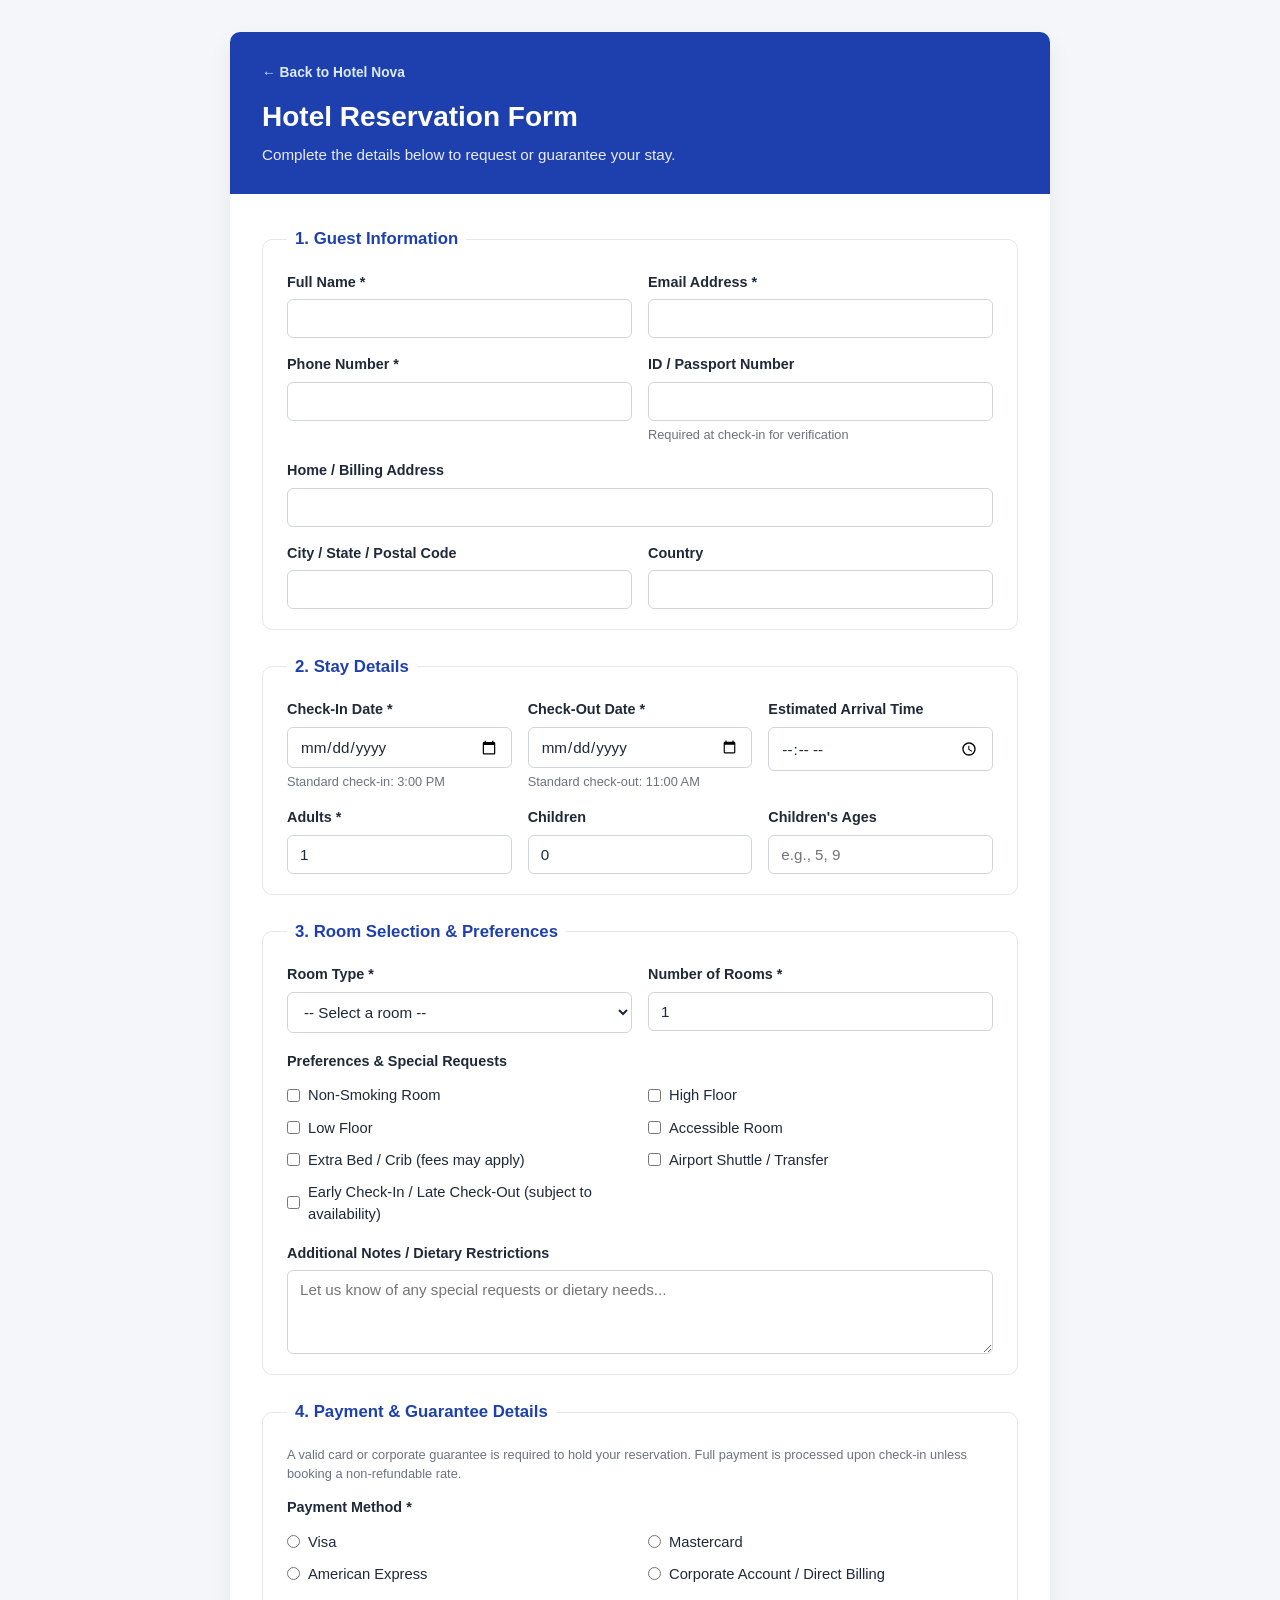
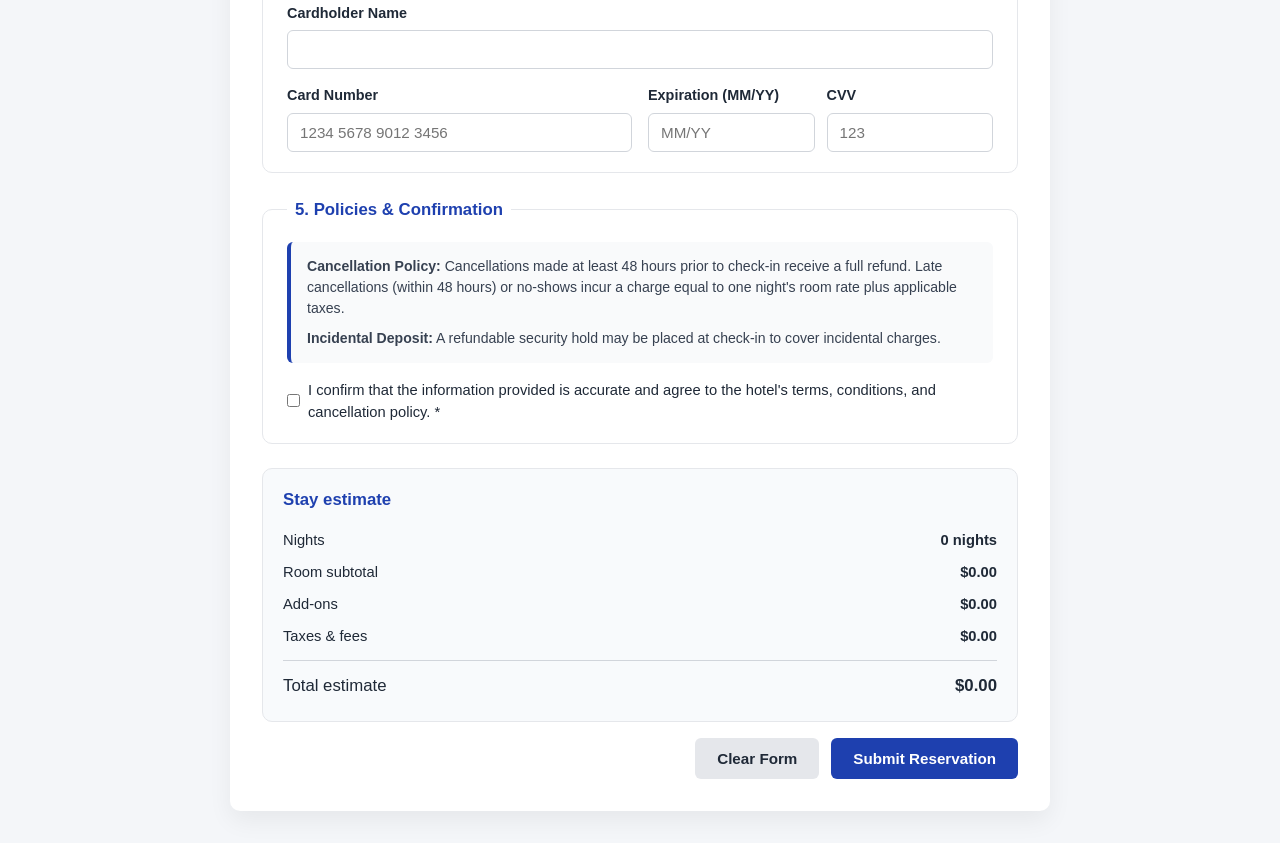
<file: index.html>
<!DOCTYPE html>
<html lang="en">
<head>
  <meta charset="UTF-8" />
  <meta name="viewport" content="width=device-width, initial-scale=1.0" />
  <title>Hotel Reservation Form</title>
  <link rel="stylesheet" href="Styles.css" />
</head>
<body>
  <div class="container">
    <div class="header">
      <a class="back-link" href="index.html">&larr; Back to Hotel Nova</a>
      <h1>Hotel Reservation Form</h1>
      <p>Complete the details below to request or guarantee your stay.</p>
    </div>

    <form id="reservation-form" action="#" method="post">
      <!-- 1. Guest Information -->
      <fieldset>
        <legend>1. Guest Information</legend>
        <div class="grid-2">
          <div class="field">
            <label for="full-name">Full Name *</label>
            <input type="text" id="full-name" name="full_name" required />
          </div>

          <div class="field">
            <label for="email">Email Address *</label>
            <input type="email" id="email" name="email" required />
          </div>

          <div class="field">
            <label for="phone">Phone Number *</label>
            <input type="tel" id="phone" name="phone" required />
          </div>

          <div class="field">
            <label for="id-number">ID / Passport Number</label>
            <input type="text" id="id-number" name="id_number" />
            <span class="hint">Required at check-in for verification</span>
          </div>

          <div class="field full-width">
            <label for="address">Home / Billing Address</label>
            <input type="text" id="address" name="address" />
          </div>

          <div class="field">
            <label for="city-state-zip">City / State / Postal Code</label>
            <input type="text" id="city-state-zip" name="city_state_zip" />
          </div>

          <div class="field">
            <label for="country">Country</label>
            <input type="text" id="country" name="country" />
          </div>
        </div>
      </fieldset>

      <!-- 2. Stay Details -->
      <fieldset>
        <legend>2. Stay Details</legend>
        <div class="grid-3">
          <div class="field">
            <label for="checkin-date">Check-In Date *</label>
            <input type="date" id="checkin-date" name="checkin_date" required />
            <span class="hint">Standard check-in: 3:00 PM</span>
          </div>

          <div class="field">
            <label for="checkout-date">Check-Out Date *</label>
            <input type="date" id="checkout-date" name="checkout_date" required />
            <span class="hint">Standard check-out: 11:00 AM</span>
          </div>

          <div class="field">
            <label for="arrival-time">Estimated Arrival Time</label>
            <input type="time" id="arrival-time" name="arrival_time" />
          </div>

          <div class="field">
            <label for="adults">Adults *</label>
            <input type="number" id="adults" name="adults" min="1" value="1" required />
          </div>

          <div class="field">
            <label for="children">Children</label>
            <input type="number" id="children" name="children" min="0" value="0" />
          </div>

          <div class="field">
            <label for="children-ages">Children's Ages</label>
            <input type="text" id="children-ages" name="children_ages" placeholder="e.g., 5, 9" />
          </div>
        </div>
      </fieldset>

      <!-- 3. Room Selection & Preferences -->
      <fieldset>
        <legend>3. Room Selection &amp; Preferences</legend>
        <div class="grid-2 field-group-spaced">
          <div class="field">
            <label for="room-type">Room Type *</label>
            <select id="room-type" name="room_type" required>
              <option value="">-- Select a room --</option>
              <option value="standard">Standard Room (1 Queen Bed)</option>
              <option value="deluxe">Deluxe Room (1 King Bed)</option>
              <option value="twin">Twin Room (2 Single Beds)</option>
              <option value="executive">Executive Suite</option>
              <option value="family">Family Room</option>
            </select>
          </div>

          <div class="field">
            <label for="room-count">Number of Rooms *</label>
            <input type="number" id="room-count" name="room_count" min="1" value="1" required />
          </div>
        </div>

        <div class="field field-group-spaced">
          <label>Preferences &amp; Special Requests</label>
          <div class="option-group">
            <label class="option-item">
              <input type="checkbox" name="preferences" value="non_smoking" />
              Non-Smoking Room
            </label>
            <label class="option-item">
              <input type="checkbox" name="preferences" value="high_floor" />
              High Floor
            </label>
            <label class="option-item">
              <input type="checkbox" name="preferences" value="low_floor" />
              Low Floor
            </label>
            <label class="option-item">
              <input type="checkbox" name="preferences" value="accessible" />
              Accessible Room
            </label>
            <label class="option-item">
              <input type="checkbox" name="preferences" value="extra_bed_crib" />
              Extra Bed / Crib (fees may apply)
            </label>
            <label class="option-item">
              <input type="checkbox" name="preferences" value="airport_shuttle" />
              Airport Shuttle / Transfer
            </label>
            <label class="option-item">
              <input type="checkbox" name="preferences" value="early_late_flex" />
              Early Check-In / Late Check-Out (subject to availability)
            </label>
          </div>
        </div>

        <div class="field">
          <label for="notes">Additional Notes / Dietary Restrictions</label>
          <textarea id="notes" name="notes" placeholder="Let us know of any special requests or dietary needs..."></textarea>
        </div>
      </fieldset>

      <!-- 4. Payment & Guarantee Details -->
      <fieldset>
        <legend>4. Payment &amp; Guarantee Details</legend>
        <p class="hint policy-intro">
          A valid card or corporate guarantee is required to hold your reservation. Full payment is processed upon check-in unless booking a non-refundable rate.
        </p>

        <div class="field field-group-spaced">
          <label>Payment Method *</label>
          <div class="option-group">
            <label class="option-item">
              <input type="radio" name="payment_method" value="visa" required />
              Visa
            </label>
            <label class="option-item">
              <input type="radio" name="payment_method" value="mastercard" />
              Mastercard
            </label>
            <label class="option-item">
              <input type="radio" name="payment_method" value="amex" />
              American Express
            </label>
            <label class="option-item">
              <input type="radio" name="payment_method" value="corporate" />
              Corporate Account / Direct Billing
            </label>
          </div>
        </div>

        <div class="grid-2">
          <div class="field full-width">
            <label for="cardholder-name">Cardholder Name</label>
            <input type="text" id="cardholder-name" name="cardholder_name" />
          </div>

          <div class="field">
            <label for="card-number">Card Number</label>
            <input type="text" id="card-number" name="card_number" inputmode="numeric" placeholder="1234 5678 9012 3456" />
          </div>

          <div class="grid-2 compact-gap">
            <div class="field">
              <label for="exp-date">Expiration (MM/YY)</label>
              <input type="text" id="exp-date" name="exp_date" placeholder="MM/YY" maxlength="5" />
            </div>

            <div class="field">
              <label for="cvv">CVV</label>
              <input type="text" id="cvv" name="cvv" inputmode="numeric" placeholder="123" maxlength="4" />
            </div>
          </div>
        </div>
      </fieldset>

      <!-- 5. Policies & Agreement -->
      <fieldset>
        <legend>5. Policies &amp; Confirmation</legend>
        <div class="policy-box">
          <p><strong>Cancellation Policy:</strong> Cancellations made at least 48 hours prior to check-in receive a full refund. Late cancellations (within 48 hours) or no-shows incur a charge equal to one night's room rate plus applicable taxes.</p>
          <p><strong>Incidental Deposit:</strong> A refundable security hold may be placed at check-in to cover incidental charges.</p>
        </div>

        <label class="option-item">
          <input type="checkbox" name="agree_terms" required />
          I confirm that the information provided is accurate and agree to the hotel's terms, conditions, and cancellation policy. *
        </label>
      </fieldset>

      <div id="date-error" class="date-error" role="alert" hidden></div>
      <section class="quote" aria-label="Reservation estimate">
        <h2>Stay estimate</h2>
        <div class="quote-row"><span>Nights</span><strong id="quote-nights">0 nights</strong></div>
        <div class="quote-row"><span>Room subtotal</span><strong id="quote-subtotal">$0.00</strong></div>
        <div class="quote-row"><span>Add-ons</span><strong id="quote-addons">$0.00</strong></div>
        <div class="quote-row"><span>Taxes & fees</span><strong id="quote-tax">$0.00</strong></div>
        <div class="quote-row quote-total"><span>Total estimate</span><strong id="quote-total">$0.00</strong></div>
      </section>

      <div id="confirmation-banner" class="confirmation-banner" role="status" hidden></div>

      <div class="actions">
        <button type="reset" class="btn-secondary">Clear Form</button>
        <button type="submit" class="btn-primary">Submit Reservation</button>
      </div>
    </form>
  </div>
  <script src="javascript.js"></script>
</body>
</html>
</file>
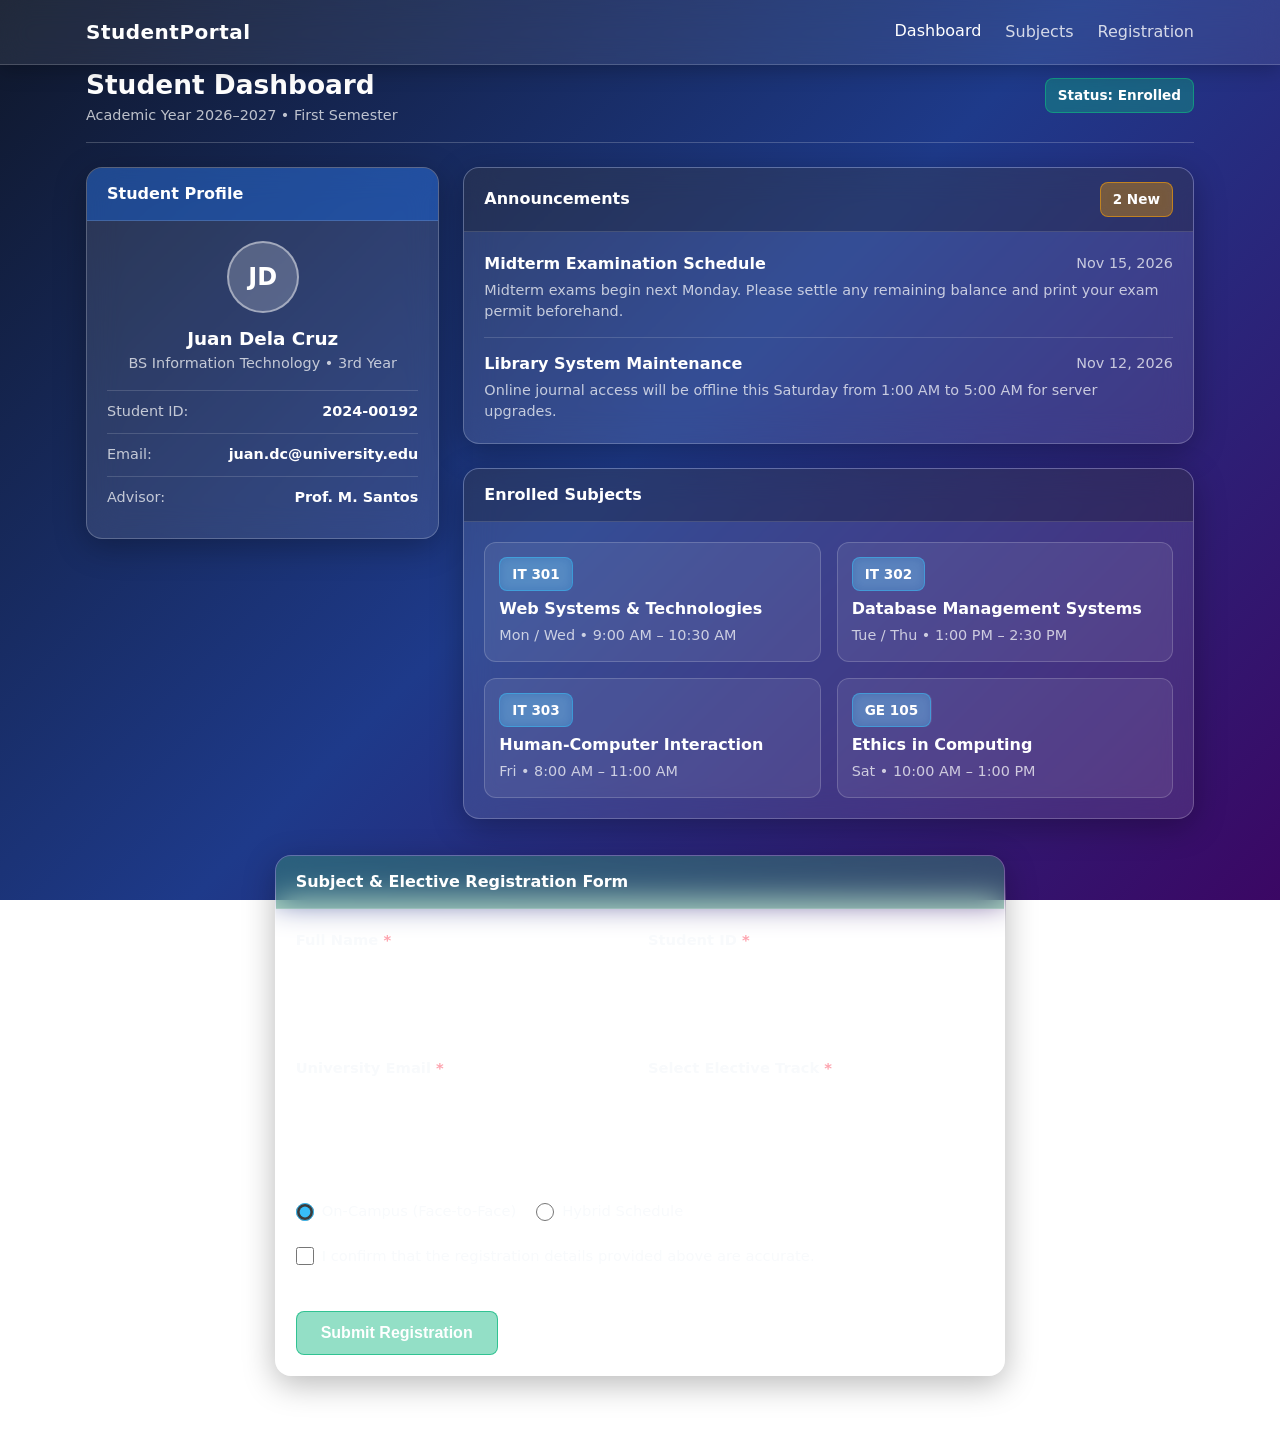
<file: activities/html/index.html>
<!DOCTYPE html>
<html lang="en">
<head>
  <meta charset="UTF-8">
  <meta name="viewport" content="width=device-width, initial-scale=1.0">
  <title>Student Portal Dashboard</title>
  <link rel="stylesheet" href="../css/Styles.css">
</head>
<body>

  <a href="#main-content" class="skip-link">Skip to main content</a>

  <!-- 1. COLLAPSING NAVBAR -->
  <header class="navbar">
    <nav class="container navbar-inner" aria-label="Primary Navigation">
      <a class="navbar-brand" href="#main-content">StudentPortal</a>
      
      <button class="navbar-toggler" id="menuBtn" type="button" aria-controls="portalNavbar" aria-expanded="false" aria-label="Toggle navigation menu">
        ☰
      </button>

      <ul class="navbar-nav" id="portalNavbar">
        <li><a class="nav-link active" href="#main-content">Dashboard</a></li>
        <li><a class="nav-link" href="#subjects">Subjects</a></li>
        <li><a class="nav-link" href="#register">Registration</a></li>
      </ul>
    </nav>
  </header>

  <!-- 2. 12-COLUMN RESPONSIVE GRID & SEMANTIC ELEMENTS -->
  <main class="container" id="main-content" tabindex="-1">
    
    <header class="page-header">
      <div>
        <h1 class="page-title">Student Dashboard</h1>
        <p class="text-muted">Academic Year 2026–2027 • First Semester</p>
      </div>
      <span class="badge badge-success desktop-tablet-only" role="status">Status: Enrolled</span>
    </header>

    <div class="row">

      <!-- PROFILE CARD (4 of 12 columns on desktop) -->
      <aside class="col-12 col-lg-4" aria-labelledby="profile-heading">
        <div class="card">
          <div class="card-header bg-primary">
            <h2 class="card-title-text" id="profile-heading">Student Profile</h2>
          </div>
          <div class="card-body profile-center">
            <div class="avatar" aria-hidden="true">JD</div>
            <h3 style="font-size: 1.15rem;">Juan Dela Cruz</h3>
            <p class="text-muted">BS Information Technology • 3rd Year</p>
            <ul class="profile-list">
              <li><span class="text-muted">Student ID:</span> <strong>2024-00192</strong></li>
              <li><span class="text-muted">Email:</span> <strong>juan.dc@university.edu</strong></li>
              <li><span class="text-muted">Advisor:</span> <strong>Prof. M. Santos</strong></li>
            </ul>
          </div>
        </div>
      </aside>

      <!-- RIGHT COLUMN (8 of 12 columns on desktop) -->
      <div class="col-12 col-lg-8 right-column">

        <!-- ANNOUNCEMENTS -->
        <section class="card" aria-labelledby="announcements-heading">
          <div class="card-header bg-dark">
            <h2 class="card-title-text" id="announcements-heading">Announcements</h2>
            <span class="badge badge-warning">2 New</span>
          </div>
          <div class="card-body">
            <article class="announcement-item">
              <div class="announcement-top">
                <h3>Midterm Examination Schedule</h3>
                <time class="text-muted" datetime="2026-11-15">Nov 15, 2026</time>
              </div>
              <p class="text-muted">Midterm exams begin next Monday. Please settle any remaining balance and print your exam permit beforehand.</p>
            </article>
            <article class="announcement-item">
              <div class="announcement-top">
                <h3>Library System Maintenance</h3>
                <time class="text-muted" datetime="2026-11-12">Nov 12, 2026</time>
              </div>
              <p class="text-muted">Online journal access will be offline this Saturday from 1:00 AM to 5:00 AM for server upgrades.</p>
            </article>
          </div>
        </section>

        <!-- SUBJECTS (Nested 12-column grid: 6+6 on tablet/desktop) -->
        <section class="card" id="subjects" aria-labelledby="subjects-heading">
          <div class="card-header bg-dark">
            <h2 class="card-title-text" id="subjects-heading">Enrolled Subjects</h2>
          </div>
          <div class="card-body">
            <div class="row row-tight">
              <article class="col-12 col-md-6">
                <div class="subject-box">
                  <span class="badge badge-primary">IT 301</span>
                  <h3>Web Systems &amp; Technologies</h3>
                  <p class="text-muted">Mon / Wed • 9:00 AM – 10:30 AM</p>
                </div>
              </article>
              <article class="col-12 col-md-6">
                <div class="subject-box">
                  <span class="badge badge-primary">IT 302</span>
                  <h3>Database Management Systems</h3>
                  <p class="text-muted">Tue / Thu • 1:00 PM – 2:30 PM</p>
                </div>
              </article>
              <article class="col-12 col-md-6">
                <div class="subject-box">
                  <span class="badge badge-primary">IT 303</span>
                  <h3>Human-Computer Interaction</h3>
                  <p class="text-muted">Fri • 8:00 AM – 11:00 AM</p>
                </div>
              </article>
              <article class="col-12 col-md-6">
                <div class="subject-box">
                  <span class="badge badge-primary">GE 105</span>
                  <h3>Ethics in Computing</h3>
                  <p class="text-muted">Sat • 10:00 AM – 1:00 PM</p>
                </div>
              </article>
            </div>
          </div>
        </section>

      </div>
    </div>

    <!-- 3. VALIDATED & KEYBOARD-ACCESSIBLE REGISTRATION FORM -->
    <section class="row form-section" id="register" aria-labelledby="register-heading">
      <div class="col-12 col-lg-8 mx-auto">
        <div class="card">
          <div class="card-header bg-success">
            <h2 class="card-title-text" id="register-heading">Subject &amp; Elective Registration Form</h2>
          </div>
          <div class="card-body">
            
            <div id="formFeedback" class="feedback-banner" role="alert" aria-live="polite" hidden></div>

            <form id="registrationForm" novalidate>
              <div class="row row-tight">
                
                <div class="col-12 col-md-6">
                  <label for="fullName">Full Name <span class="required-star" aria-hidden="true">*</span></label>
                  <input type="text" id="fullName" name="fullName" placeholder="e.g. Juan Dela Cruz" required aria-required="true" aria-describedby="fullNameError">
                  <span class="error-msg" id="fullNameError"></span>
                </div>

                <div class="col-12 col-md-6">
                  <label for="studentId">Student ID <span class="required-star" aria-hidden="true">*</span></label>
                  <input type="text" id="studentId" name="studentId" placeholder="2024-00192" required aria-required="true" aria-describedby="idHelp studentIdError">
                  <div class="help-text" id="idHelp">Format: YYYY-XXXXX</div>
                  <span class="error-msg" id="studentIdError"></span>
                </div>

                <div class="col-12 col-md-6">
                  <label for="emailInput">University Email <span class="required-star" aria-hidden="true">*</span></label>
                  <input type="email" id="emailInput" name="emailInput" placeholder="name@university.edu" required aria-required="true" aria-describedby="emailError">
                  <span class="error-msg" id="emailError"></span>
                </div>

                <div class="col-12 col-md-6">
                  <label for="electiveSelect">Select Elective Track <span class="required-star" aria-hidden="true">*</span></label>
                  <select id="electiveSelect" name="electiveSelect" required aria-required="true" aria-describedby="electiveError">
                    <option value="">Choose a track...</option>
                    <option value="web">Full-Stack Web Development</option>
                    <option value="mobile">Mobile App Development</option>
                    <option value="security">Network &amp; Cybersecurity</option>
                  </select>
                  <span class="error-msg" id="electiveError"></span>
                </div>

                <fieldset class="col-12">
                  <legend>Preferred Learning Mode</legend>
                  <div class="radio-row">
                    <label class="check-label" for="modeOnsite">
                      <input type="radio" name="learningMode" id="modeOnsite" value="onsite" checked>
                      On-Campus (Face-to-Face)
                    </label>
                    <label class="check-label" for="modeHybrid">
                      <input type="radio" name="learningMode" id="modeHybrid" value="hybrid">
                      Hybrid Schedule
                    </label>
                  </div>
                </fieldset>

                <div class="col-12">
                  <label class="check-label" for="termsCheck">
                    <input type="checkbox" id="termsCheck" name="termsCheck" required aria-required="true" aria-describedby="termsError">
                    I confirm that the registration details provided above are accurate.
                  </label>
                  <span class="error-msg" id="termsError"></span>
                </div>

                <div class="col-12 button-group">
                  <button type="submit" class="btn-submit">Submit Registration</button>
                  <button type="reset" class="btn-reset" id="resetBtn">Clear Form</button>
                </div>

              </div>
            </form>
          </div>
        </div>
      </div>
    </section>

  </main>

  <footer class="site-footer">
    <div class="container">
      <p class="text-muted">&copy; 2026 StudentPortal Academic System. Accessible &amp; Responsive UI.</p>
    </div>
  </footer>

  <script>
    const menuBtn = document.getElementById('menuBtn');
</file>
<file: Styles.css>
:root {
  --bg: #f4f6f9;
  --surface: #ffffff;
  --text: #1f2937;
  --muted: #6b7280;
  --primary: #1e40af;
  --primary-hover: #1d4ed8;
  --border: #d1d5db;
  --focus: rgba(30, 64, 175, 0.18);
  --radius: 10px;
}

* {
  box-sizing: border-box;
}

body {
  margin: 0;
  padding: 32px 16px;
  font-family: -apple-system, BlinkMacSystemFont, "Segoe UI", Roboto, Helvetica, Arial, sans-serif;
  background-color: var(--bg);
  color: var(--text);
  line-height: 1.5;
}

.container {
  max-width: 820px;
  margin: 0 auto;
  background: var(--surface);
  border-radius: var(--radius);
  box-shadow: 0 10px 25px rgba(0, 0, 0, 0.06);
  overflow: hidden;
}

.header {
  background: var(--primary);
  color: #ffffff;
  padding: 28px 32px;
}

.header h1 {
  margin: 0 0 6px;
  font-size: 1.75rem;
  font-weight: 700;
}

.header p {
  margin: 0;
  font-size: 0.95rem;
  opacity: 0.9;
}

.back-link {
  display: inline-block;
  margin-bottom: 12px;
  color: #dbeafe;
  font-size: 0.86rem;
  font-weight: 700;
  text-decoration: none;
}

.back-link:hover {
  color: #ffffff;
  text-decoration: underline;
}

form {
  padding: 32px;
}

fieldset {
  border: 1px solid #e5e7eb;
  border-radius: var(--radius);
  padding: 20px 24px;
  margin: 0 0 24px;
}

legend {
  font-weight: 700;
  font-size: 1.05rem;
  color: var(--primary);
  padding: 0 8px;
}

.grid-2 {
  display: grid;
  grid-template-columns: repeat(2, minmax(0, 1fr));
  gap: 16px;
}

.grid-3 {
  display: grid;
  grid-template-columns: repeat(3, minmax(0, 1fr));
  gap: 16px;
}

.compact-gap {
  gap: 12px;
}

.field-group-spaced {
  margin-bottom: 18px;
}

.full-width {
  grid-column: 1 / -1;
}

.field {
  display: flex;
  flex-direction: column;
}

label {
  font-size: 0.9rem;
  font-weight: 600;
  margin-bottom: 6px;
}

.hint {
  font-size: 0.8rem;
  color: var(--muted);
  margin-top: 4px;
}

.policy-intro {
  margin-top: 0;
  margin-bottom: 14px;
}

input[type="text"],
input[type="email"],
input[type="tel"],
input[type="date"],
input[type="time"],
input[type="number"],
select,
textarea {
  width: 100%;
  padding: 10px 12px;
  border: 1px solid var(--border);
  border-radius: 6px;
  font-size: 0.95rem;
  font-family: inherit;
  color: var(--text);
  background: #fff;
  transition: border-color 0.15s, box-shadow 0.15s;
}

input:focus,
select:focus,
textarea:focus {
  outline: none;
  border-color: var(--primary);
  box-shadow: 0 0 0 3px var(--focus);
}

textarea {
  min-height: 84px;
  resize: vertical;
}

.option-group {
  display: grid;
  grid-template-columns: repeat(2, minmax(0, 1fr));
  gap: 10px 16px;
  margin-top: 6px;
}

.option-item {
  display: flex;
  align-items: center;
  gap: 8px;
  font-weight: 400;
  font-size: 0.92rem;
  margin: 0;
  cursor: pointer;
}

.option-item input {
  width: auto;
  margin: 0;
  accent-color: var(--primary);
  cursor: pointer;
}

.policy-box {
  background: #f9fafb;
  border-left: 4px solid var(--primary);
  padding: 14px 16px;
  border-radius: 6px;
  font-size: 0.88rem;
  color: #374151;
  margin-bottom: 16px;
}

.policy-box p {
  margin: 0 0 8px;
}

.policy-box p:last-child {
  margin-bottom: 0;
}

.quote {
  background: #f8fafc;
  border: 1px solid #e5e7eb;
  border-radius: var(--radius);
  padding: 18px 20px;
  margin: 24px 0 16px;
}

.quote h2 {
  margin: 0 0 12px;
  color: var(--primary);
  font-size: 1.05rem;
}

.quote-row {
  display: flex;
  justify-content: space-between;
  gap: 16px;
  padding: 5px 0;
  font-size: 0.92rem;
}

.quote-total {
  margin-top: 8px;
  border-top: 1px solid var(--border);
  padding-top: 12px;
  font-size: 1.05rem;
}

.date-error {
  color: #b91c1c;
  background: #fee2e2;
  border-radius: 6px;
  padding: 10px 12px;
  margin: 12px 0;
  font-size: 0.88rem;
}

.confirmation-banner {
  background: #ecfdf5;
  border: 1px solid #a7f3d0;
  color: #065f46;
  border-radius: 6px;
  padding: 14px 16px;
  margin: 16px 0;
}

.confirmation-banner strong {
  display: block;
  margin-bottom: 4px;
}

.actions {
  display: flex;
  justify-content: flex-end;
  gap: 12px;
  margin-top: 8px;
}

button {
  padding: 12px 22px;
  border-radius: 6px;
  font-size: 0.95rem;
  font-weight: 600;
  cursor: pointer;
  border: none;
  transition: background-color 0.15s, opacity 0.15s;
}

.btn-secondary {
  background: #e5e7eb;
  color: var(--text);
}

.btn-secondary:hover {
  background: #d1d5db;
}

.btn-primary {
  background: var(--primary);
  color: #ffffff;
}

.btn-primary:hover {
  background: var(--primary-hover);
}

@media (max-width: 640px) {
  form,
  .header {
    padding: 20px;
  }

  fieldset {
    padding: 16px;
  }

  .grid-2,
  .grid-3,
  .option-group {
    grid-template-columns: 1fr;
  }
}
</file>
<file: activities/css/Styles.css>
/* RESET & BASE STYLES */
*, *::before, *::after {
  box-sizing: border-box;
  margin: 0;
  padding: 0;
}

body {
  font-family: system-ui, -apple-system, "Segoe UI", Roboto, Arial, sans-serif;
  background: linear-gradient(135deg, #0f172a 0%, #1e3a8a 50%, #3b0764 100%);
  background-attachment: fixed;
  color: #ffffff;
  line-height: 1.5;
  min-height: 100vh;
}

/* KEYBOARD ACCESSIBILITY: SKIP LINK & FOCUS RINGS */
.skip-link {
  position: absolute;
  top: -100px;
  left: 16px;
  background: #38bdf8;
  color: #0f172a;
  font-weight: 700;
  padding: 10px 16px;
  border-radius: 8px;
  z-index: 2000;
  text-decoration: none;
  transition: top 0.2s;
}

.skip-link:focus {
  top: 12px;
}

:focus-visible {
  outline: 3px solid #38bdf8;
  outline-offset: 2px;
}

/* CONTAINER & 12-COLUMN RESPONSIVE GRID */
.container {
  width: 100%;
  max-width: 1140px;
  margin: 0 auto;
  padding: 0 16px;
}

.row {
  display: grid;
  grid-template-columns: repeat(12, 1fr);
  gap: 24px;
  align-items: start;
}

.row-tight {
  gap: 16px;
}

.col-12 { grid-column: span 12; }

/* Tablet Breakpoint (md: >= 768px) */
@media (min-width: 768px) {
  .col-md-6 { grid-column: span 6; }
}

/* Desktop Breakpoint (lg: >= 992px) */
@media (min-width: 992px) {
  .col-lg-4 { grid-column: span 4; }
  .col-lg-8 { grid-column: span 8; }
  .mx-auto { grid-column: 3 / span 8; }
}

.right-column {
  display: flex;
  flex-direction: column;
  gap: 24px;
}

/* 1. GLASS NAVBAR */
.navbar {
  background: rgba(255, 255, 255, 0.08);
  backdrop-filter: blur(14px);
  -webkit-backdrop-filter: blur(14px);
  border-bottom: 1px solid rgba(255, 255, 255, 0.18);
  color: #ffffff;
  position: sticky;
  top: 0;
  z-index: 1000;
  box-shadow: 0 4px 20px rgba(0, 0, 0, 0.25);
}

.navbar-inner {
  display: flex;
  justify-content: space-between;
  align-items: center;
  min-height: 64px;
  flex-wrap: wrap;
}

.navbar-brand {
  color: #ffffff;
  text-decoration: none;
  font-size: 1.25rem;
  font-weight: 700;
  letter-spacing: 0.5px;
}

.navbar-toggler {
  display: none;
  background: rgba(255, 255, 255, 0.1);
  border: 1px solid rgba(255, 255, 255, 0.35);
  color: #ffffff;
  font-size: 1.4rem;
  padding: 4px 12px;
  border-radius: 8px;
  cursor: pointer;
}

.navbar-nav {
  display: flex;
  list-style: none;
  gap: 24px;
}

.nav-link {
  color: rgba(255, 255, 255, 0.8);
  text-decoration: none;
  font-weight: 500;
  transition: color 0.2s, transform 0.2s;
  display: inline-block;
}

.nav-link:hover, .nav-link.active {
  color: #ffffff;
  transform: translateY(-1px);
}

/* MAIN SPACING */
main {
  padding-top: 28px;
  padding-bottom: 48px;
}

/* HEADER BANNER */
.page-header {
  display: flex;
  justify-content: space-between;
  align-items: center;
  border-bottom: 1px solid rgba(255, 255, 255, 0.2);
  padding-bottom: 16px;
  margin-bottom: 24px;
}

.page-title {
  font-size: 1.65rem;
  font-weight: 700;
}

.text-muted {
  color: rgba(255, 255, 255, 0.72);
  font-size: 0.9rem;
}

.badge {
  display: inline-block;
  padding: 6px 12px;
  font-size: 0.85rem;
  font-weight: 600;
  border-radius: 8px;
  backdrop-filter: blur(6px);
}

.badge-success { background: rgba(16, 185, 129, 0.35); border: 1px solid rgba(16, 185, 129, 0.6); color: #fff; }
.badge-warning { background: rgba(245, 158, 11, 0.35); border: 1px solid rgba(245, 158, 11, 0.6); color: #fff; }
.badge-primary { background: rgba(56, 189, 248, 0.3); border: 1px solid rgba(56, 189, 248, 0.5); color: #fff; margin-bottom: 6px; }

/* GLASS CARDS */
.card {
  background: rgba(255, 255, 255, 0.1);
  backdrop-filter: blur(16px);
  -webkit-backdrop-filter: blur(16px);
  border: 1px solid rgba(255, 255, 255, 0.22);
  border-radius: 16px;
  box-shadow: 0 8px 32px rgba(0, 0, 0, 0.28);
  overflow: hidden;
}

.card-header {
  padding: 14px 20px;
  font-weight: 600;
  display: flex;
  justify-content: space-between;
  align-items: center;
  border-bottom: 1px solid rgba(255, 255, 255, 0.15);
}

.card-title-text {
  font-size: 1rem;
  font-weight: 600;
  margin: 0;
}

.bg-primary { background: rgba(13, 110, 253, 0.35); color: #fff; }
.bg-dark { background: rgba(0, 0, 0, 0.25); color: #fff; }
.bg-success { background: rgba(25, 135, 84, 0.35); color: #fff; }

.card-body {
  padding: 20px;
}

/* PROFILE CARD */
.profile-center {
  text-align: center;
}

.avatar {
  width: 72px;
  height: 72px;
  border-radius: 50%;
  background: rgba(255, 255, 255, 0.2);
  border: 2px solid rgba(255, 255, 255, 0.45);
  color: #ffffff;
  font-size: 24px;
  font-weight: 700;
  display: inline-flex;
  align-items: center;
  justify-content: center;
  margin-bottom: 12px;
}

.profile-list {
  list-style: none;
  margin-top: 16px;
  text-align: left;
  font-size: 0.9rem;
}

.profile-list li {
  display: flex;
  justify-content: space-between;
  padding: 10px 0;
  border-top: 1px solid rgba(255, 255, 255, 0.15);
}

/* ANNOUNCEMENTS */
.announcement-item {
  padding-bottom: 14px;
  margin-bottom: 14px;
  border-bottom: 1px solid rgba(255, 255, 255, 0.15);
}

.announcement-item:last-child {
  padding-bottom: 0;
  margin-bottom: 0;
  border-bottom: none;
}

.announcement-top {
  display: flex;
  justify-content: space-between;
  align-items: center;
  margin-bottom: 4px;
}

.announcement-top h3 {
  font-size: 1rem;
  font-weight: 600;
}

/* SUBJECT BOX */
.subject-box {
  background: rgba(255, 255, 255, 0.08);
  border: 1px solid rgba(255, 255, 255, 0.18);
  border-radius: 12px;
  padding: 14px;
  height: 100%;
  transition: transform 0.2s, background 0.2s;
}

.subject-box h3 {
  font-size: 1rem;
  margin-bottom: 4px;
}

.subject-box:hover {
  background: rgba(255, 255, 255, 0.14);
  transform: translateY(-2px);
}

/* 3. ACCESSIBLE & VALIDATED REGISTRATION FORM */
.form-section {
  margin-top: 36px;
}

.feedback-banner {
  padding: 12px 16px;
  border-radius: 8px;
  margin-bottom: 18px;
  font-weight: 600;
  font-size: 0.92rem;
}

.feedback-error {
  background: rgba(220, 53, 69, 0.35);
  border: 1px solid rgba(253, 164, 175, 0.7);
  color: #ffe4e6;
}

.feedback-success {
  background: rgba(16, 185, 129, 0.35);
  border: 1px solid rgba(110, 231, 183, 0.7);
  color: #d1fae5;
}

label {
  display: block;
  font-weight: 600;
  font-size: 0.92rem;
  margin-bottom: 6px;
  color: #f8fafc;
}

.required-star {
  color: #fda4af;
}

input[type="text"],
input[type="email"],
select {
  width: 100%;
  padding: 10px 12px;
  border: 1px solid rgba(255, 255, 255, 0.28);
  border-radius: 8px;
  font-size: 0.95rem;
  background: rgba(255, 255, 255, 0.12);
  color: #ffffff;
}

input::placeholder {
  color: rgba(255, 255, 255, 0.55);
}

select option {
  background-color: #1e293b;
  color: #ffffff;
}

input:focus, select:focus {
  border-color: #38bdf8;
  background: rgba(255, 255, 255, 0.18);
}

input.input-invalid,
select.input-invalid {
  border-color: #fda4af;
  background: rgba(220, 53, 69, 0.2);
}

.error-msg {
  display: block;
  color: #fda4af;
  font-size: 0.82rem;
  font-weight: 500;
  margin-top: 4px;
  min-height: 18px;
}

.help-text {
  font-size: 0.8rem;
  color: rgba(255, 255, 255, 0.65);
  margin-top: 4px;
}

fieldset {
  border: none;
  margin-top: 6px;
}

legend {
  font-weight: 600;
  font-size: 0.92rem;
  margin-bottom: 8px;
}

.radio-row {
  display: flex;
  gap: 20px;
  flex-wrap: wrap;
}

.check-label {
  display: inline-flex;
  align-items: center;
  gap: 8px;
  font-weight: 400;
  cursor: pointer;
}

input[type="radio"],
input[type="checkbox"] {
  width: 18px;
  height: 18px;
  accent-color: #38bdf8;
  cursor: pointer;
}

.button-group {
  display: flex;
  gap: 12px;
  flex-wrap: wrap;
}

.btn-submit {
  background: rgba(16, 185, 129, 0.45);
  border: 1px solid rgba(16, 185, 129, 0.75);
  color: #ffffff;
  padding: 12px 24px;
  font-size: 1rem;
  font-weight: 600;
  border-radius: 8px;
  cursor: pointer;
  backdrop-filter: blur(8px);
  transition: background 0.2s, transform 0.2s;
}

.btn-submit:hover {
  background: rgba(16, 185, 129, 0.65);
  transform: translateY(-1px);
}

.btn-reset {
  background: rgba(255, 255, 255, 0.12);
  border: 1px solid rgba(255, 255, 255, 0.3);
  color: #ffffff;
  padding: 12px 20px;
  font-size: 1rem;
  font-weight: 500;
  border-radius: 8px;
  cursor: pointer;
  transition: background 0.2s;
}

.btn-reset:hover {
  background: rgba(255, 255, 255, 0.22);
}

.site-footer {
  border-top: 1px solid rgba(255, 255, 255, 0.15);
  padding: 20px 0;
  text-align: center;
}

/* =========================================
   RESPONSIVE BREAKPOINTS (TABLET & PHONE)
   ========================================= */
@media (max-width: 991px) {
  .navbar-toggler {
    display: block;
  }

  .navbar-nav {
    display: none;
    flex-direction: column;
    width: 100%;
    padding: 12px 0 18px 0;
    gap: 14px;
    border-top: 1px solid rgba(255, 255, 255, 0.18);
  }

  .navbar-nav.show {
    display: flex;
  }
}

@media (max-width: 576px) {
  .desktop-tablet-only {
    display: none;
  }

  .btn-submit,
  .btn-reset {
    width: 100%;
  }
}
</file>
